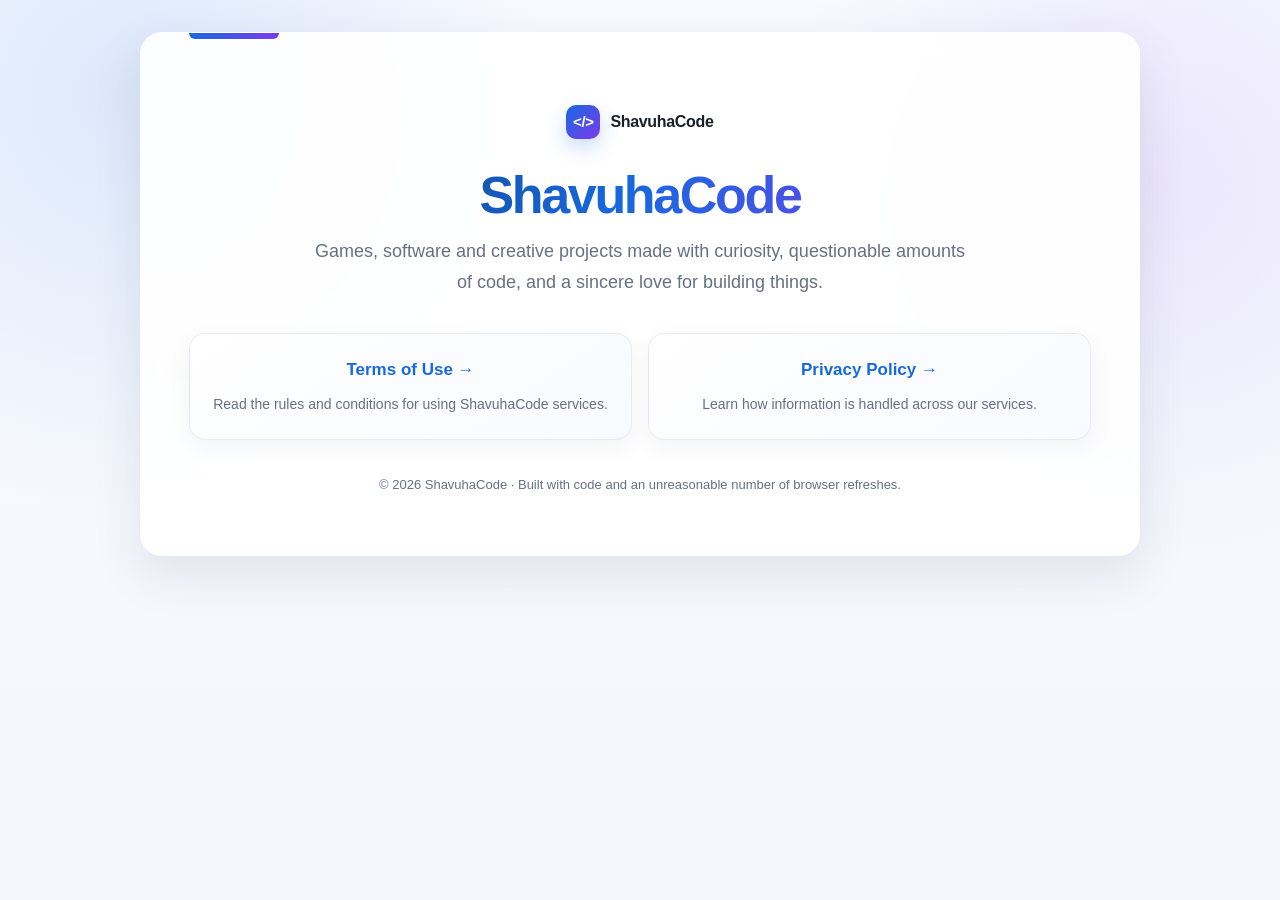
<file: index.html>
<!DOCTYPE html>
<html lang="en">

<head>
    <meta charset="UTF-8" />
    <meta name="viewport" content="width=device-width, initial-scale=1.0" />
    <meta name="description" content="ShavuhaCode - games, software and projects." />
    <title>ShavuhaCode</title>
    <link rel="stylesheet" href="style.css?v=2">
    <link rel="icon" type="image/png" href="favicon.png">
</head>

<body>
    <div class="container">
        <main class="home-hero">
            <a class="brand" href="./" aria-label="ShavuhaCode home">
                <span class="brand-mark">&lt;/&gt;</span>
                <span>ShavuhaCode</span>
            </a>

            <h1>ShavuhaCode</h1>
            <p class="subtitle">
                Games, software and creative projects made with curiosity,
                questionable amounts of code, and a sincere love for building things.
            </p>

            <div class="quick-links">
                <div class="link-card">
                    <a class="link-card-main" href="terms-of-use">
                        <strong>Terms of Use →</strong>
                        <span>Read the rules and conditions for using ShavuhaCode services.</span>
                    </a>
                </div>

                <div class="link-card">
                    <a class="link-card-main" href="privacy-policy">
                        <strong>Privacy Policy →</strong>
                        <span>Learn how information is handled across our services.</span>
                    </a>
                </div>
            </div>
            <div class="home-footer">
                © 2026 ShavuhaCode · Built with code and an unreasonable number of browser refreshes.
            </div>
        </main>
    </div>
</body>

</html>
</file>
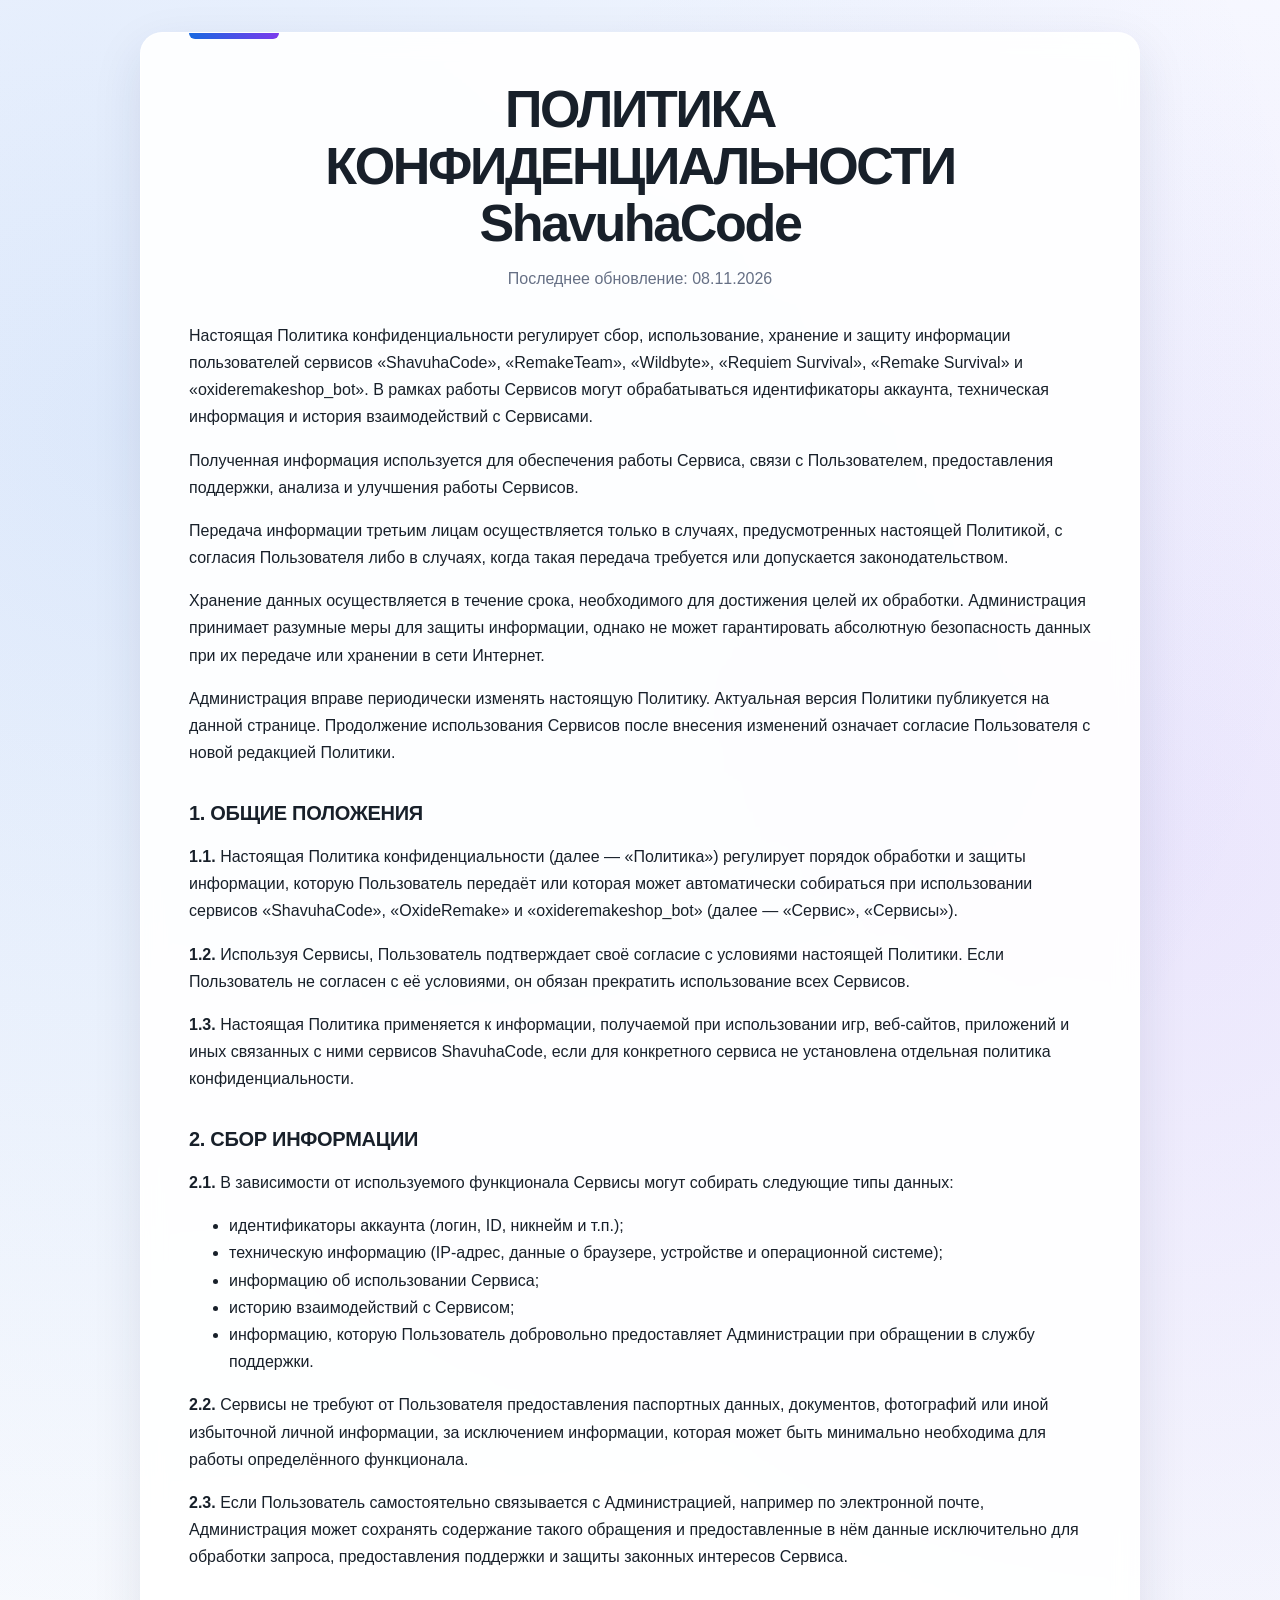
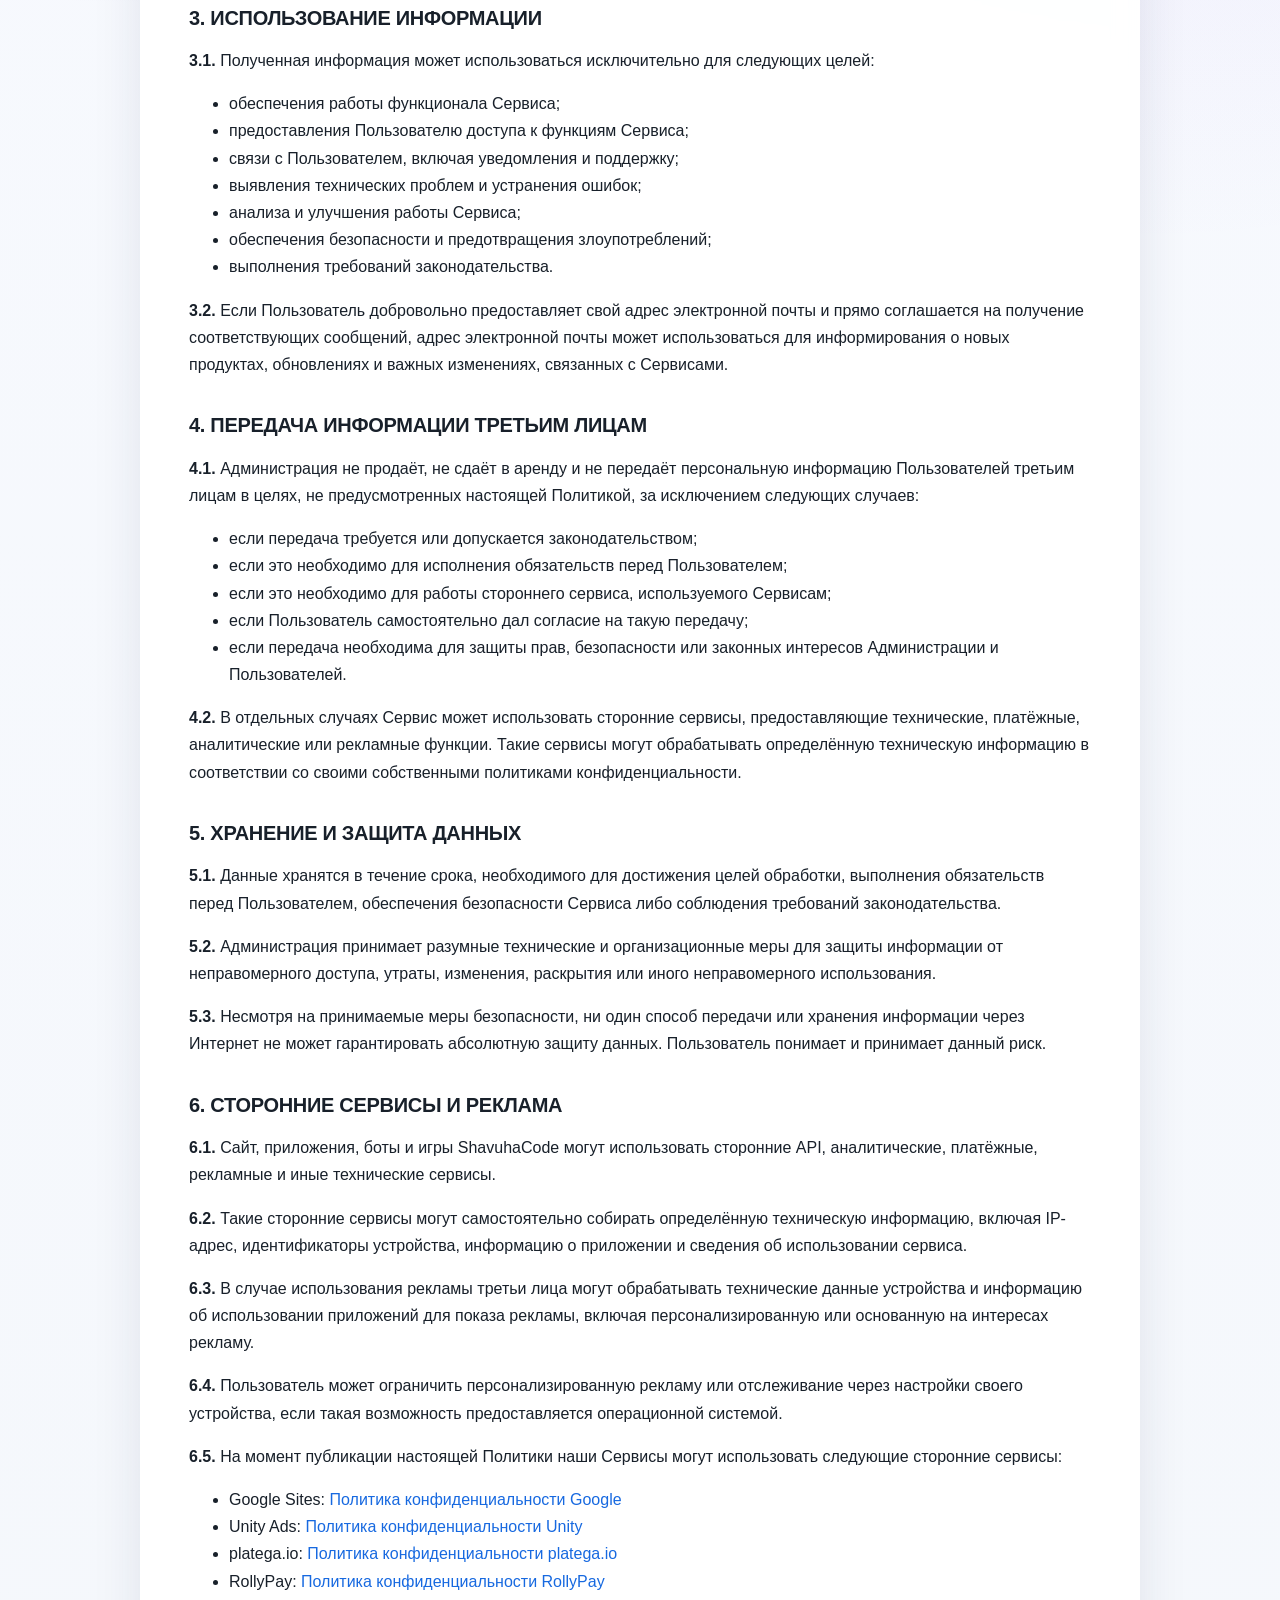
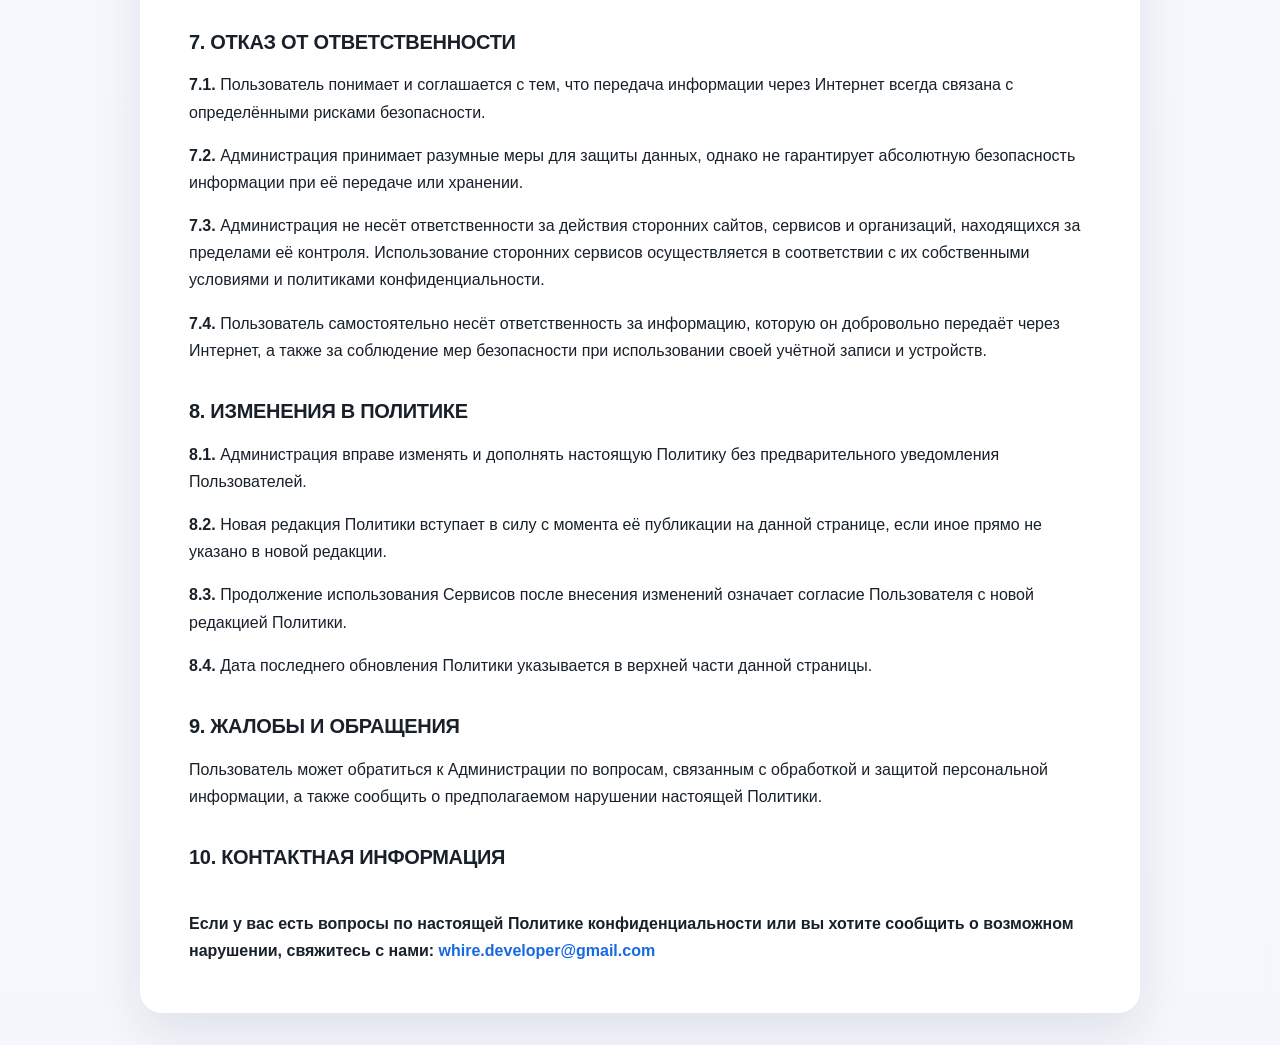
<file: privacy-policy.html>
<!DOCTYPE html>
<html lang="ru">
<head>
    <meta charset="UTF-8" />
    <meta name="viewport" content="width=device-width, initial-scale=1.0" />
    <title>ShavuhaCode - Политика конфиденциальности</title>
    <link rel="stylesheet" href="style.css">
    <link rel="icon" type="image/png" href="favicon.png">
</head>
<body>
<div class="container">

    <!-- <div class="language-switch">
        <a href="privacy-policy-ru">Русский</a> ·
        <a href="privacy-policy">English</a>
    </div> -->

    <h1>ПОЛИТИКА КОНФИДЕНЦИАЛЬНОСТИ ShavuhaCode</h1>

    <div class="date">Последнее обновление: 08.11.2026</div>

    <p>
        Настоящая Политика конфиденциальности регулирует сбор, использование,
        хранение и защиту информации пользователей сервисов «ShavuhaCode», «RemakeTeam», «Wildbyte», «Requiem Survival», «Remake Survival» и «oxideremakeshop_bot».
        В рамках работы Сервисов могут обрабатываться идентификаторы аккаунта,
        техническая информация и история взаимодействий с Сервисами.
    </p>

    <p>
        Полученная информация используется для обеспечения работы Сервиса,
        связи с Пользователем, предоставления поддержки, анализа и улучшения
        работы Сервисов.
    </p>

    <p>
        Передача информации третьим лицам осуществляется только в случаях,
        предусмотренных настоящей Политикой, с согласия Пользователя либо
        в случаях, когда такая передача требуется или допускается
        законодательством.
    </p>

    <p>
        Хранение данных осуществляется в течение срока, необходимого для
        достижения целей их обработки. Администрация принимает разумные меры
        для защиты информации, однако не может гарантировать абсолютную
        безопасность данных при их передаче или хранении в сети Интернет.
    </p>

    <p>
        Администрация вправе периодически изменять настоящую Политику.
        Актуальная версия Политики публикуется на данной странице.
        Продолжение использования Сервисов после внесения изменений означает
        согласие Пользователя с новой редакцией Политики.
    </p>

    <h2>1. ОБЩИЕ ПОЛОЖЕНИЯ</h2>

    <p>
        <strong>1.1.</strong> Настоящая Политика конфиденциальности
        (далее — «Политика») регулирует порядок обработки и защиты
        информации, которую Пользователь передаёт или которая может
        автоматически собираться при использовании сервисов «ShavuhaCode», «OxideRemake» и «oxideremakeshop_bot»
        (далее — «Сервис», «Сервисы»).
    </p>

    <p>
        <strong>1.2.</strong> Используя Сервисы, Пользователь подтверждает
        своё согласие с условиями настоящей Политики. Если Пользователь
        не согласен с её условиями, он обязан прекратить использование
        всех Сервисов.
    </p>

    <p>
        <strong>1.3.</strong> Настоящая Политика применяется к информации,
        получаемой при использовании игр, веб-сайтов, приложений и иных
        связанных с ними сервисов ShavuhaCode, если для конкретного сервиса
        не установлена отдельная политика конфиденциальности.
    </p>

    <h2>2. СБОР ИНФОРМАЦИИ</h2>

    <p>
        <strong>2.1.</strong> В зависимости от используемого функционала
        Сервисы могут собирать следующие типы данных:
    </p>

    <ul>
        <li>идентификаторы аккаунта (логин, ID, никнейм и т.п.);</li>
        <li>техническую информацию (IP-адрес, данные о браузере,
            устройстве и операционной системе);</li>
        <li>информацию об использовании Сервиса;</li>
        <li>историю взаимодействий с Сервисом;</li>
        <li>информацию, которую Пользователь добровольно предоставляет
            Администрации при обращении в службу поддержки.</li>
    </ul>

    <p>
        <strong>2.2.</strong> Сервисы не требуют от Пользователя предоставления
        паспортных данных, документов, фотографий или иной избыточной личной
        информации, за исключением информации, которая может быть минимально
        необходима для работы определённого функционала.
    </p>

    <p>
        <strong>2.3.</strong> Если Пользователь самостоятельно связывается
        с Администрацией, например по электронной почте, Администрация может
        сохранять содержание такого обращения и предоставленные в нём данные
        исключительно для обработки запроса, предоставления поддержки и
        защиты законных интересов Сервиса.
    </p>

    <h2>3. ИСПОЛЬЗОВАНИЕ ИНФОРМАЦИИ</h2>

    <p>
        <strong>3.1.</strong> Полученная информация может использоваться
        исключительно для следующих целей:
    </p>

    <ul>
        <li>обеспечения работы функционала Сервиса;</li>
        <li>предоставления Пользователю доступа к функциям Сервиса;</li>
        <li>связи с Пользователем, включая уведомления и поддержку;</li>
        <li>выявления технических проблем и устранения ошибок;</li>
        <li>анализа и улучшения работы Сервиса;</li>
        <li>обеспечения безопасности и предотвращения злоупотреблений;</li>
        <li>выполнения требований законодательства.</li>
    </ul>

    <p>
        <strong>3.2.</strong> Если Пользователь добровольно предоставляет
        свой адрес электронной почты и прямо соглашается на получение
        соответствующих сообщений, адрес электронной почты может
        использоваться для информирования о новых продуктах, обновлениях
        и важных изменениях, связанных с Сервисами.
    </p>

    <h2>4. ПЕРЕДАЧА ИНФОРМАЦИИ ТРЕТЬИМ ЛИЦАМ</h2>

    <p>
        <strong>4.1.</strong> Администрация не продаёт, не сдаёт в аренду
        и не передаёт персональную информацию Пользователей третьим лицам
        в целях, не предусмотренных настоящей Политикой, за исключением
        следующих случаев:
    </p>

    <ul>
        <li>если передача требуется или допускается законодательством;</li>
        <li>если это необходимо для исполнения обязательств перед Пользователем;</li>
        <li>если это необходимо для работы стороннего сервиса,
            используемого Сервисам;</li>
        <li>если Пользователь самостоятельно дал согласие на такую передачу;</li>
        <li>если передача необходима для защиты прав, безопасности
            или законных интересов Администрации и Пользователей.</li>
    </ul>

    <p>
        <strong>4.2.</strong> В отдельных случаях Сервис может использовать
        сторонние сервисы, предоставляющие технические, платёжные,
        аналитические или рекламные функции. Такие сервисы могут
        обрабатывать определённую техническую информацию в соответствии
        со своими собственными политиками конфиденциальности.
    </p>

    <h2>5. ХРАНЕНИЕ И ЗАЩИТА ДАННЫХ</h2>

    <p>
        <strong>5.1.</strong> Данные хранятся в течение срока, необходимого
        для достижения целей обработки, выполнения обязательств перед
        Пользователем, обеспечения безопасности Сервиса либо соблюдения
        требований законодательства.
    </p>

    <p>
        <strong>5.2.</strong> Администрация принимает разумные технические
        и организационные меры для защиты информации от неправомерного
        доступа, утраты, изменения, раскрытия или иного неправомерного
        использования.
    </p>

    <p>
        <strong>5.3.</strong> Несмотря на принимаемые меры безопасности,
        ни один способ передачи или хранения информации через Интернет
        не может гарантировать абсолютную защиту данных. Пользователь
        понимает и принимает данный риск.
    </p>

    <!-- <h2>6. ДЕТИ И НЕСОВЕРШЕННОЛЕТНИЕ ПОЛЬЗОВАТЕЛИ</h2>

    <p>
        <strong>6.1.</strong> Сервисы ShavuhaCode не предназначены для
        детей младше 13 лет. Администрация сознательно не запрашивает
        и не собирает персональную информацию у лиц младше 13 лет.
    </p>

    <p>
        <strong>6.2.</strong> Если Администрации станет известно, что
        персональная информация была предоставлена лицом младше 13 лет,
        Администрация предпримет разумные меры для удаления такой
        информации, если это технически и юридически возможно.
    </p>

    <p>
        <strong>6.3.</strong> Пользователям в возрасте от 13 до 17 лет
        рекомендуется использовать Сервис с ведома и согласия своего
        родителя или законного представителя.
    </p>

    <p>
        <strong>6.4.</strong> Если вы считаете, что ребёнок младше 13 лет
        мог предоставить Администрации персональную информацию, пожалуйста,
        свяжитесь с нами по контактным данным, указанным ниже.
    </p> -->

    <h2>6. СТОРОННИЕ СЕРВИСЫ И РЕКЛАМА</h2>

    <p>
        <strong>6.1.</strong> Сайт, приложения, боты и игры ShavuhaCode могут
        использовать сторонние API, аналитические, платёжные, рекламные
        и иные технические сервисы.
    </p>

    <p>
        <strong>6.2.</strong> Такие сторонние сервисы могут самостоятельно
        собирать определённую техническую информацию, включая IP-адрес,
        идентификаторы устройства, информацию о приложении и сведения
        об использовании сервиса.
    </p>

    <p>
        <strong>6.3.</strong> В случае использования рекламы третьи лица
        могут обрабатывать технические данные устройства и информацию
        об использовании приложений для показа рекламы, включая
        персонализированную или основанную на интересах рекламу.
    </p>

    <p>
        <strong>6.4.</strong> Пользователь может ограничить персонализированную
        рекламу или отслеживание через настройки своего устройства, если
        такая возможность предоставляется операционной системой.
    </p>

    <p>
        <strong>6.5.</strong> На момент публикации настоящей Политики
        наши Сервисы могут использовать следующие сторонние сервисы:
    </p>

    <ul>
        <li>
            Google Sites:
            <a href="https://policies.google.com/privacy/" target="_blank" rel="noopener noreferrer">
                Политика конфиденциальности Google
            </a>
        </li>
        <li>
            Unity Ads:
            <a href="https://unity3d.com/legal/privacy-policy/" target="_blank" rel="noopener noreferrer">
                Политика конфиденциальности Unity
            </a>
        </li>
        <li>
            platega.io:
            <a href="https://platega.io/privacy-policy/" target="_blank" rel="noopener noreferrer">
                Политика конфиденциальности platega.io
            </a>
        </li>
        <li>
            RollyPay:
            <a href="https://rollypay.io/privacy/" target="_blank" rel="noopener noreferrer">
                Политика конфиденциальности RollyPay
            </a>
        </li>
    </ul>

    <h2>7. ОТКАЗ ОТ ОТВЕТСТВЕННОСТИ</h2>

    <p>
        <strong>7.1.</strong> Пользователь понимает и соглашается с тем,
        что передача информации через Интернет всегда связана с определёнными
        рисками безопасности.
    </p>

    <p>
        <strong>7.2.</strong> Администрация принимает разумные меры для
        защиты данных, однако не гарантирует абсолютную безопасность
        информации при её передаче или хранении.
    </p>

    <p>
        <strong>7.3.</strong> Администрация не несёт ответственности
        за действия сторонних сайтов, сервисов и организаций, находящихся
        за пределами её контроля. Использование сторонних сервисов
        осуществляется в соответствии с их собственными условиями
        и политиками конфиденциальности.
    </p>

    <p>
        <strong>7.4.</strong> Пользователь самостоятельно несёт
        ответственность за информацию, которую он добровольно передаёт
        через Интернет, а также за соблюдение мер безопасности при
        использовании своей учётной записи и устройств.
    </p>

    <h2>8. ИЗМЕНЕНИЯ В ПОЛИТИКЕ</h2>

    <p>
        <strong>8.1.</strong> Администрация вправе изменять и дополнять
        настоящую Политику без предварительного уведомления Пользователей.
    </p>

    <p>
        <strong>8.2.</strong> Новая редакция Политики вступает в силу
        с момента её публикации на данной странице, если иное прямо
        не указано в новой редакции.
    </p>

    <p>
        <strong>8.3.</strong> Продолжение использования Сервисов после
        внесения изменений означает согласие Пользователя с новой
        редакцией Политики.
    </p>

    <p>
        <strong>8.4.</strong> Дата последнего обновления Политики
        указывается в верхней части данной страницы.
    </p>

    <h2>9. ЖАЛОБЫ И ОБРАЩЕНИЯ</h2>

    <p>
        Пользователь может обратиться к Администрации по вопросам,
        связанным с обработкой и защитой персональной информации,
        а также сообщить о предполагаемом нарушении настоящей Политики.
    </p>

    <h2>10. КОНТАКТНАЯ ИНФОРМАЦИЯ</h2>

    <div class="contact">
        Если у вас есть вопросы по настоящей Политике конфиденциальности
        или вы хотите сообщить о возможном нарушении, свяжитесь с нами:
        <a href="mailto:whire.developer@gmail.com">
            whire.developer@gmail.com
        </a>
    </div>

</div>
</body>
</html>
</file>
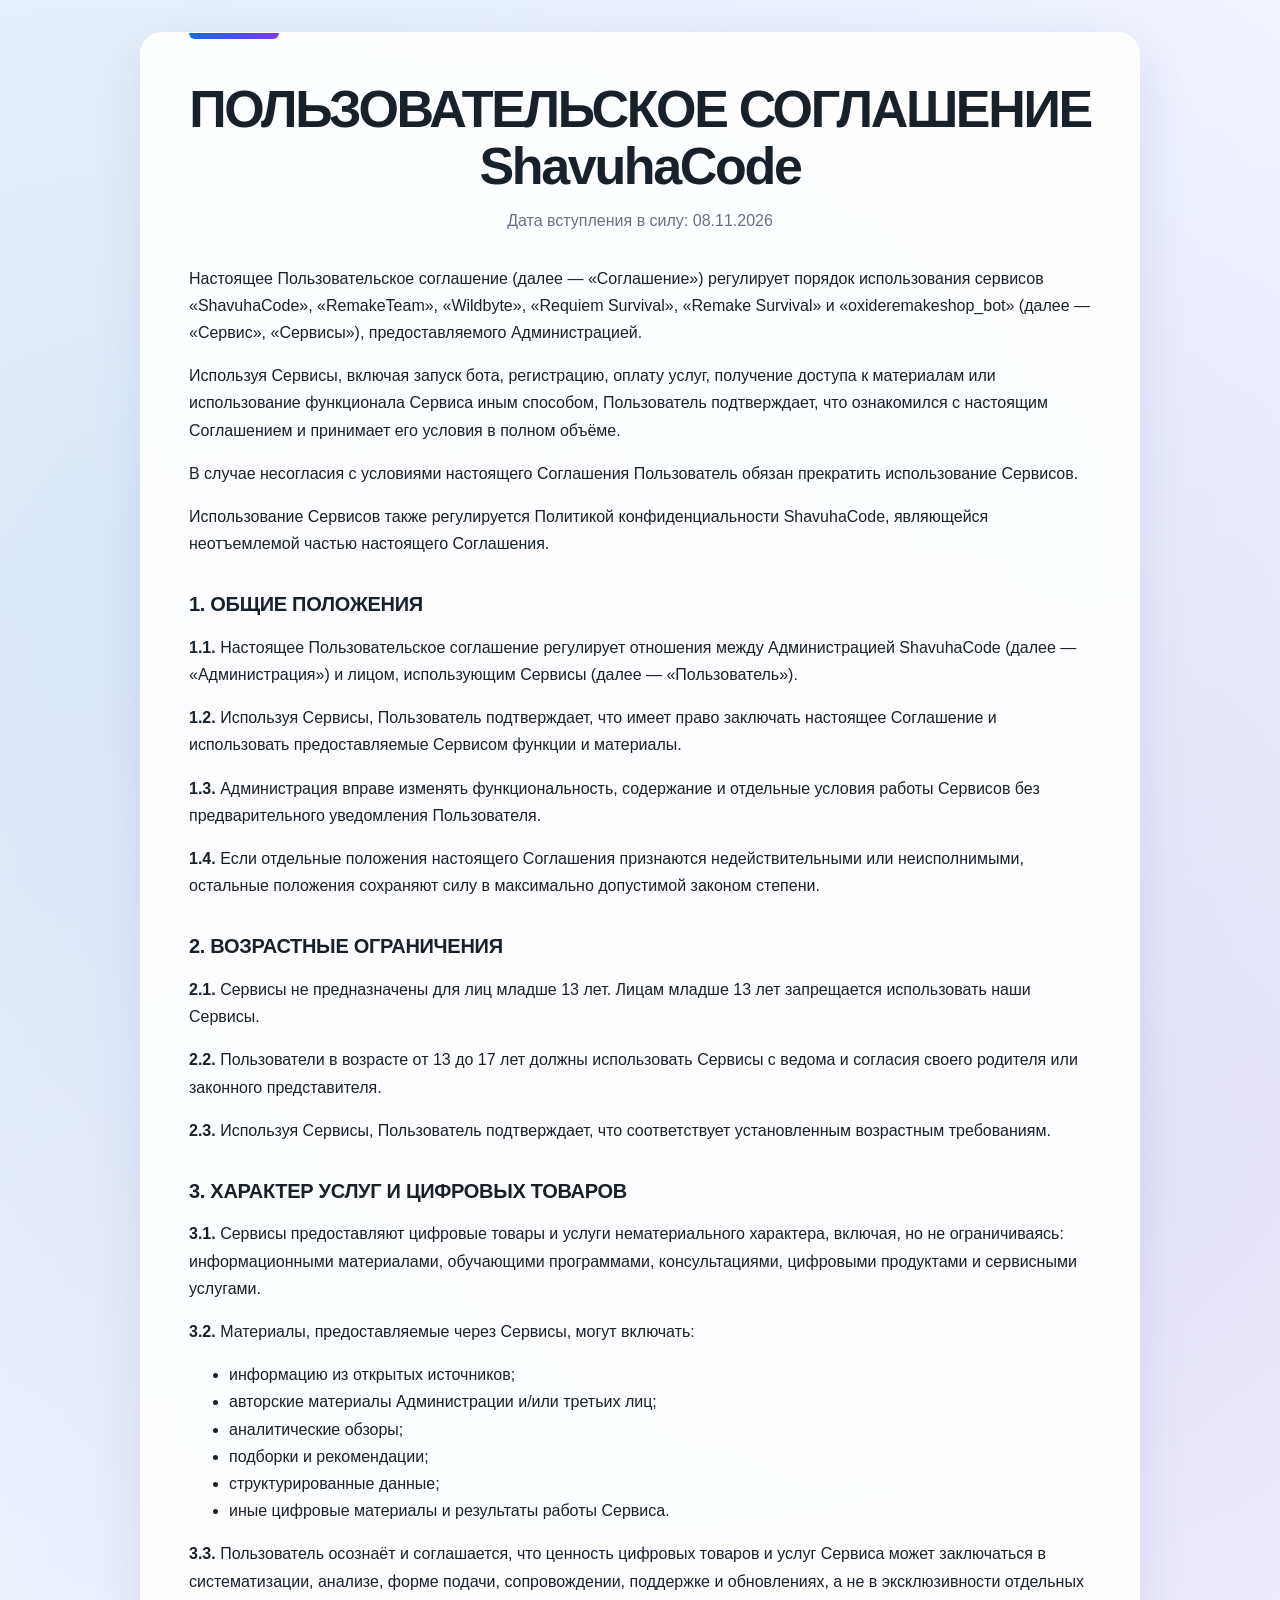
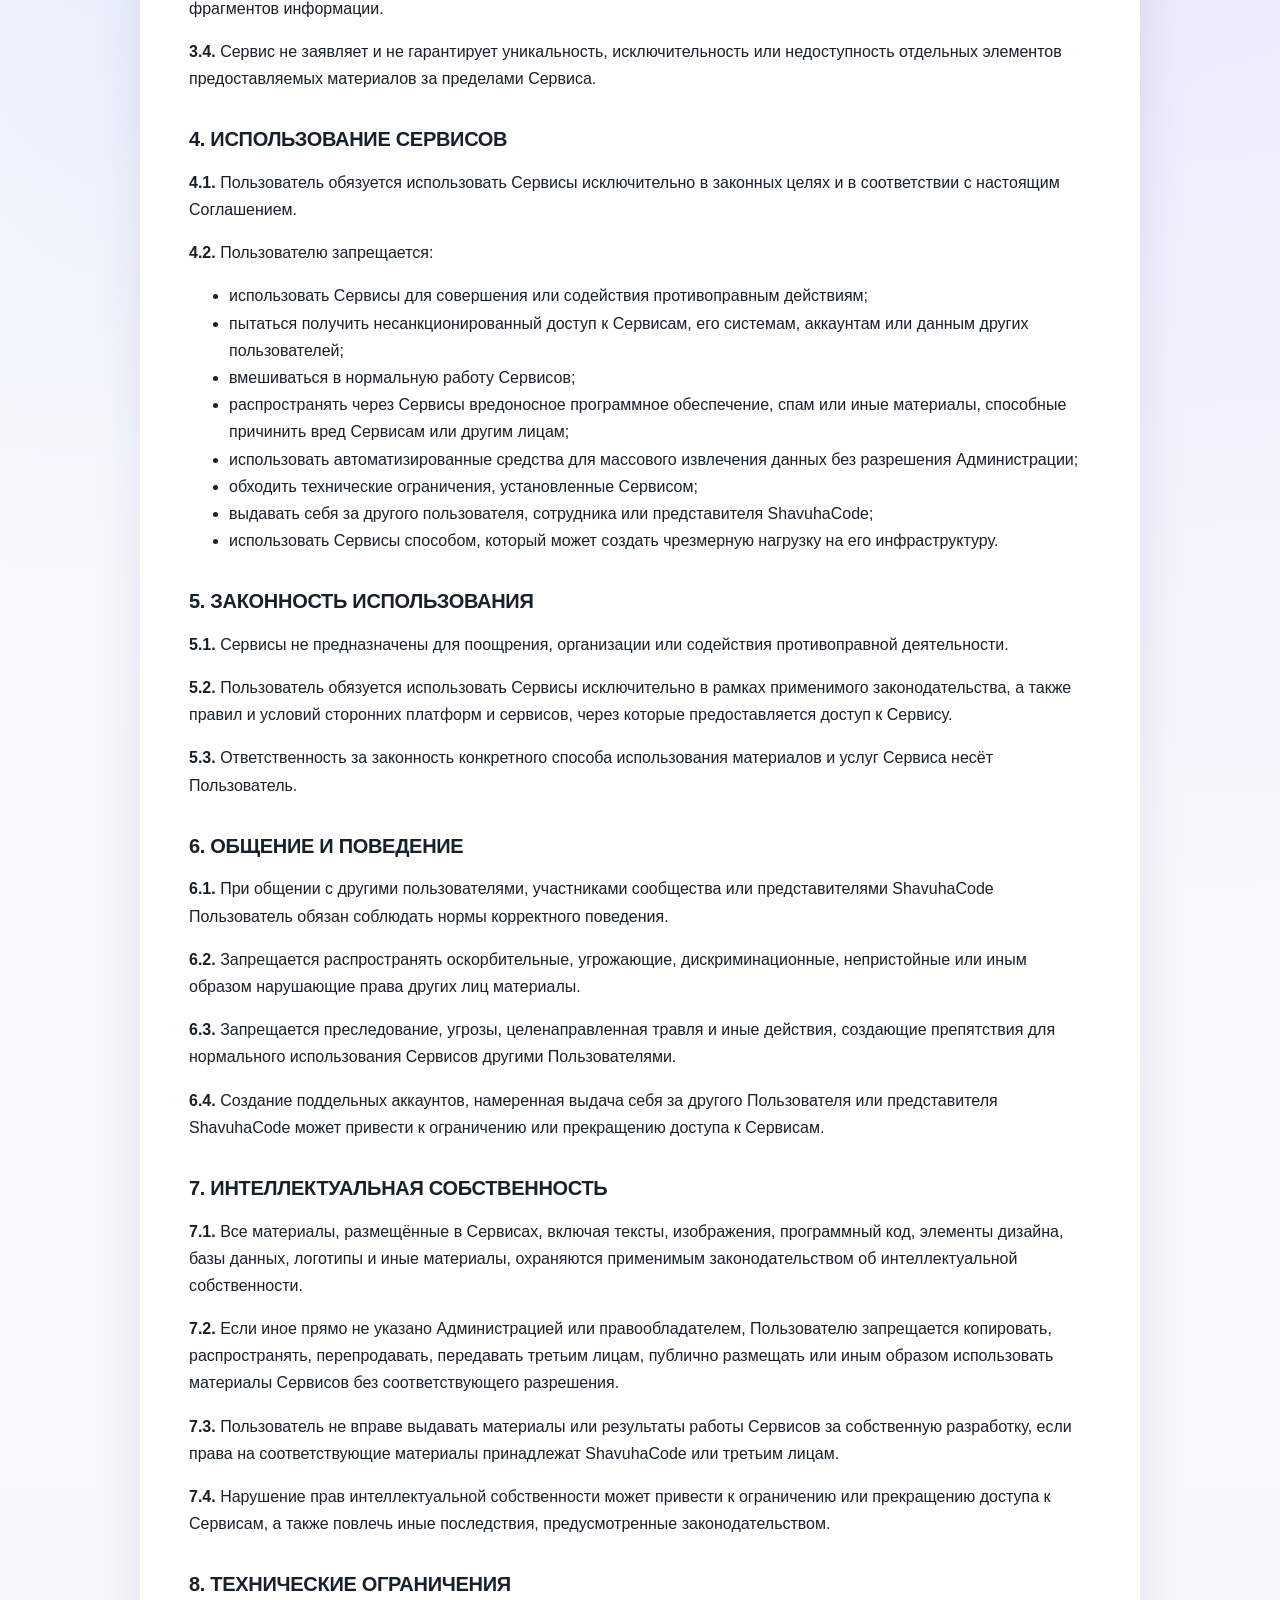
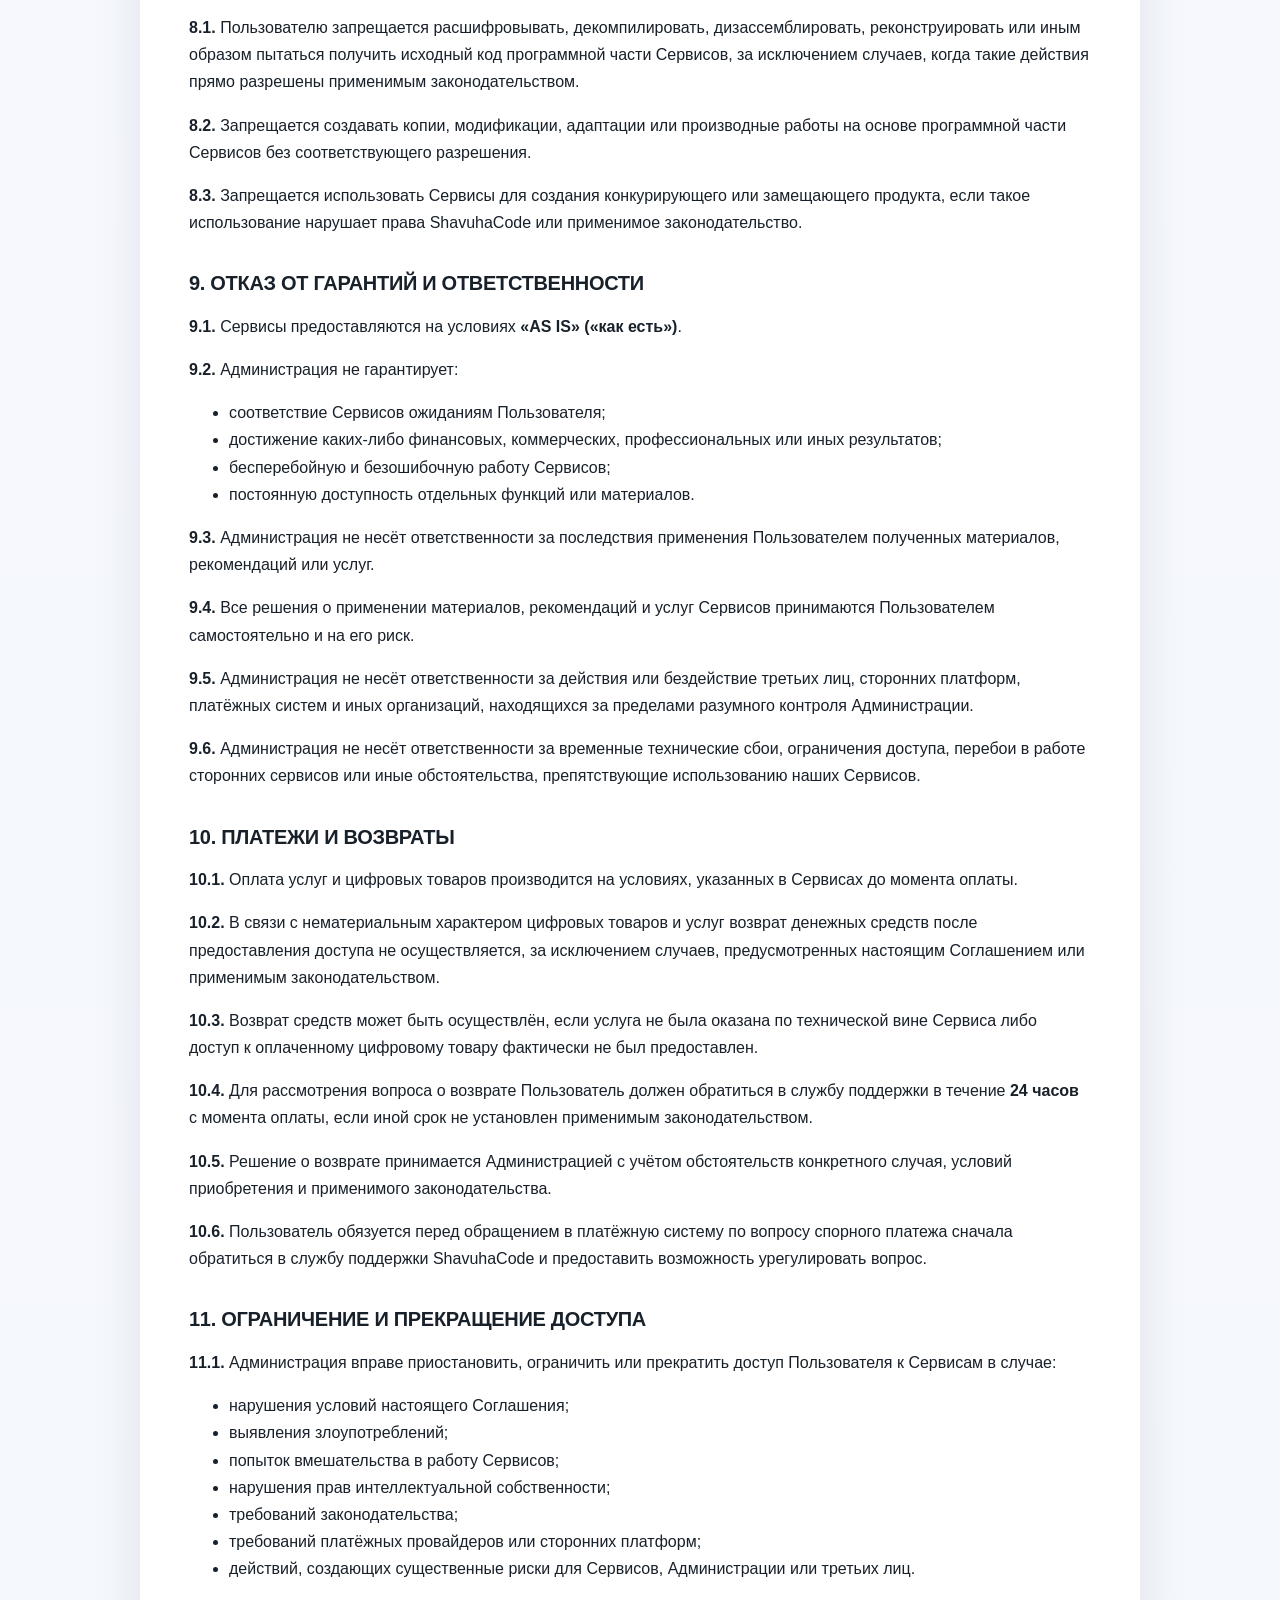
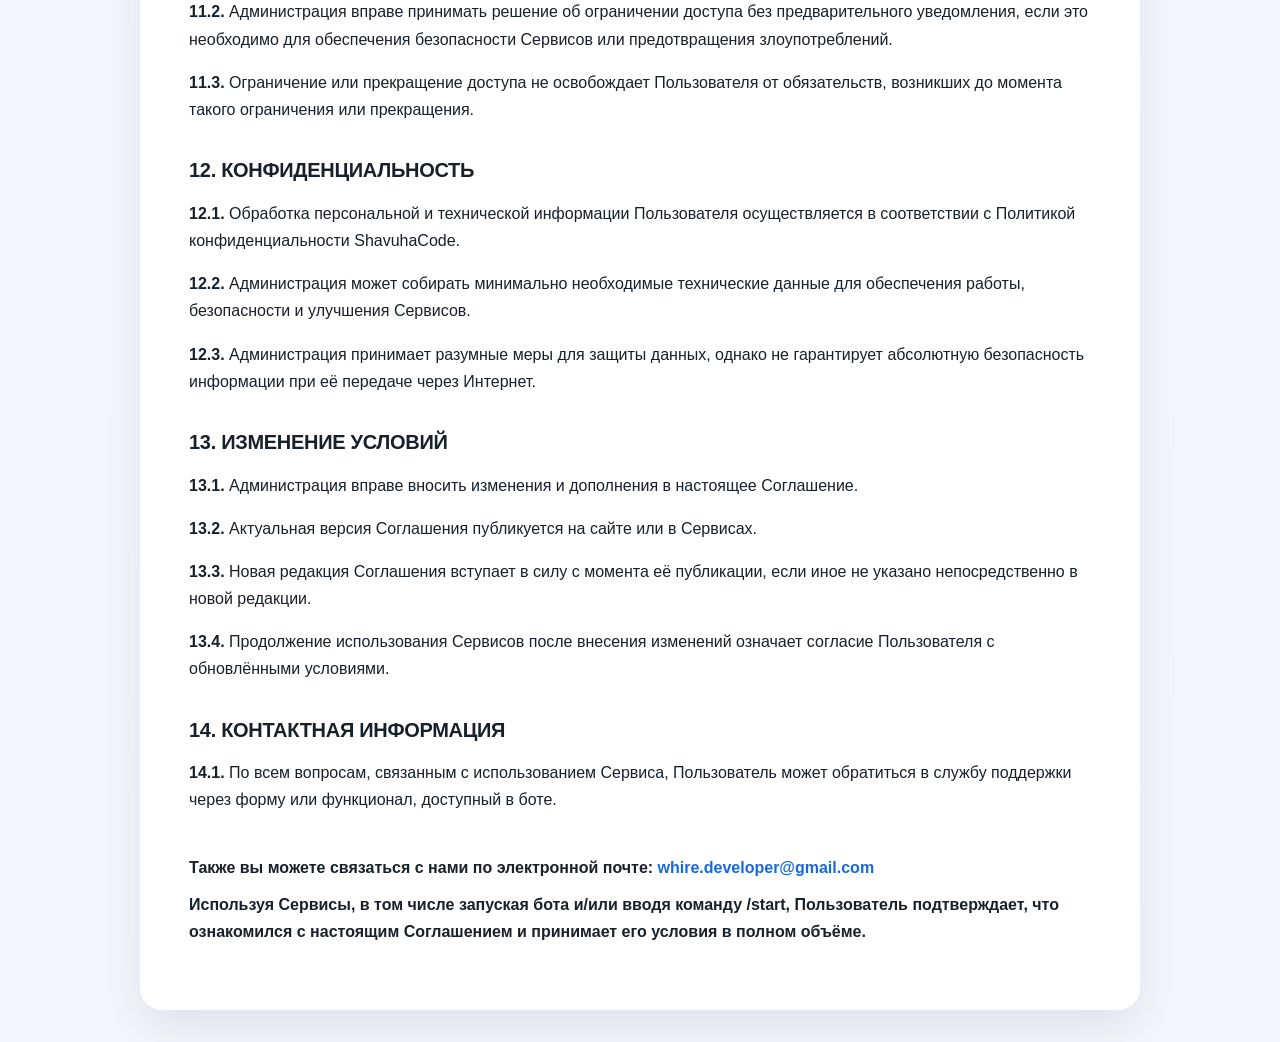
<file: terms-of-use.html>
<!DOCTYPE html>
<html lang="ru">
<head>
    <meta charset="UTF-8" />
    <meta name="viewport" content="width=device-width, initial-scale=1.0" />
    <title>ShavuhaCode - Пользовательское соглашение</title>
    <link rel="stylesheet" href="style.css">
    <link rel="icon" type="image/png" href="favicon.png">
</head>
<body>
<div class="container">

    <!-- <div class="language-switch"><a href="terms-of-use-ru">Русский</a> · <a href="terms-of-use">English</a></div> -->

    <h1>ПОЛЬЗОВАТЕЛЬСКОЕ СОГЛАШЕНИЕ ShavuhaCode</h1>

    <div class="date">Дата вступления в силу: 08.11.2026</div>

    <p>
        Настоящее Пользовательское соглашение (далее — «Соглашение»)
        регулирует порядок использования сервисов «ShavuhaCode», «RemakeTeam», «Wildbyte», «Requiem Survival», «Remake Survival» и «oxideremakeshop_bot»
        (далее — «Сервис», «Сервисы»), предоставляемого Администрацией.
    </p>

    <p>
        Используя Сервисы, включая запуск бота, регистрацию, оплату услуг,
        получение доступа к материалам или использование функционала
        Сервиса иным способом, Пользователь подтверждает, что ознакомился
        с настоящим Соглашением и принимает его условия в полном объёме.
    </p>

    <p>
        В случае несогласия с условиями настоящего Соглашения Пользователь
        обязан прекратить использование Сервисов.
    </p>

    <p>
        Использование Сервисов также регулируется Политикой конфиденциальности
        ShavuhaCode, являющейся неотъемлемой частью настоящего Соглашения.
    </p>

    <h2>1. ОБЩИЕ ПОЛОЖЕНИЯ</h2>

    <p>
        <strong>1.1.</strong> Настоящее Пользовательское соглашение
        регулирует отношения между Администрацией ShavuhaCode
        (далее — «Администрация») и лицом, использующим Сервисы
        (далее — «Пользователь»).
    </p>

    <p>
        <strong>1.2.</strong> Используя Сервисы, Пользователь подтверждает,
        что имеет право заключать настоящее Соглашение и использовать
        предоставляемые Сервисом функции и материалы.
    </p>

    <p>
        <strong>1.3.</strong> Администрация вправе изменять функциональность,
        содержание и отдельные условия работы Сервисов без предварительного
        уведомления Пользователя.
    </p>

    <p>
        <strong>1.4.</strong> Если отдельные положения настоящего Соглашения
        признаются недействительными или неисполнимыми, остальные положения
        сохраняют силу в максимально допустимой законом степени.
    </p>

    <h2>2. ВОЗРАСТНЫЕ ОГРАНИЧЕНИЯ</h2>

    <p>
        <strong>2.1.</strong> Сервисы не предназначены для лиц младше 13 лет.
        Лицам младше 13 лет запрещается использовать наши Сервисы.
    </p>

    <p>
        <strong>2.2.</strong> Пользователи в возрасте от 13 до 17 лет
        должны использовать Сервисы с ведома и согласия своего родителя
        или законного представителя.
    </p>

    <p>
        <strong>2.3.</strong> Используя Сервисы, Пользователь подтверждает,
        что соответствует установленным возрастным требованиям.
    </p>

    <h2>3. ХАРАКТЕР УСЛУГ И ЦИФРОВЫХ ТОВАРОВ</h2>

    <p>
        <strong>3.1.</strong> Сервисы предоставляют цифровые товары и услуги
        нематериального характера, включая, но не ограничиваясь:
        информационными материалами, обучающими программами,
        консультациями, цифровыми продуктами и сервисными услугами.
    </p>

    <p>
        <strong>3.2.</strong> Материалы, предоставляемые через Сервисы,
        могут включать:
    </p>

    <ul>
        <li>информацию из открытых источников;</li>
        <li>авторские материалы Администрации и/или третьих лиц;</li>
        <li>аналитические обзоры;</li>
        <li>подборки и рекомендации;</li>
        <li>структурированные данные;</li>
        <li>иные цифровые материалы и результаты работы Сервиса.</li>
    </ul>

    <p>
        <strong>3.3.</strong> Пользователь осознаёт и соглашается, что
        ценность цифровых товаров и услуг Сервиса может заключаться
        в систематизации, анализе, форме подачи, сопровождении,
        поддержке и обновлениях, а не в эксклюзивности отдельных
        фрагментов информации.
    </p>

    <p>
        <strong>3.4.</strong> Сервис не заявляет и не гарантирует
        уникальность, исключительность или недоступность отдельных
        элементов предоставляемых материалов за пределами Сервиса.
    </p>

    <h2>4. ИСПОЛЬЗОВАНИЕ СЕРВИСОВ</h2>

    <p>
        <strong>4.1.</strong> Пользователь обязуется использовать Сервисы
        исключительно в законных целях и в соответствии с настоящим
        Соглашением.
    </p>

    <p>
        <strong>4.2.</strong> Пользователю запрещается:
    </p>

    <ul>
        <li>использовать Сервисы для совершения или содействия противоправным действиям;</li>
        <li>пытаться получить несанкционированный доступ к Сервисам,
            его системам, аккаунтам или данным других пользователей;</li>
        <li>вмешиваться в нормальную работу Сервисов;</li>
        <li>распространять через Сервисы вредоносное программное обеспечение,
            спам или иные материалы, способные причинить вред Сервисам
            или другим лицам;</li>
        <li>использовать автоматизированные средства для массового
            извлечения данных без разрешения Администрации;</li>
        <li>обходить технические ограничения, установленные Сервисом;</li>
        <li>выдавать себя за другого пользователя, сотрудника
            или представителя ShavuhaCode;</li>
        <li>использовать Сервисы способом, который может создать
            чрезмерную нагрузку на его инфраструктуру.</li>
    </ul>

    <h2>5. ЗАКОННОСТЬ ИСПОЛЬЗОВАНИЯ</h2>

    <p>
        <strong>5.1.</strong> Сервисы не предназначены для поощрения,
        организации или содействия противоправной деятельности.
    </p>

    <p>
        <strong>5.2.</strong> Пользователь обязуется использовать Сервисы
        исключительно в рамках применимого законодательства, а также
        правил и условий сторонних платформ и сервисов, через которые
        предоставляется доступ к Сервису.
    </p>

    <p>
        <strong>5.3.</strong> Ответственность за законность конкретного
        способа использования материалов и услуг Сервиса несёт
        Пользователь.
    </p>

    <h2>6. ОБЩЕНИЕ И ПОВЕДЕНИЕ</h2>

    <p>
        <strong>6.1.</strong> При общении с другими пользователями,
        участниками сообщества или представителями ShavuhaCode
        Пользователь обязан соблюдать нормы корректного поведения.
    </p>

    <p>
        <strong>6.2.</strong> Запрещается распространять оскорбительные,
        угрожающие, дискриминационные, непристойные или иным образом
        нарушающие права других лиц материалы.
    </p>

    <p>
        <strong>6.3.</strong> Запрещается преследование, угрозы,
        целенаправленная травля и иные действия, создающие препятствия
        для нормального использования Сервисов другими Пользователями.
    </p>

    <p>
        <strong>6.4.</strong> Создание поддельных аккаунтов, намеренная
        выдача себя за другого Пользователя или представителя ShavuhaCode
        может привести к ограничению или прекращению доступа к Сервисам.
    </p>

    <h2>7. ИНТЕЛЛЕКТУАЛЬНАЯ СОБСТВЕННОСТЬ</h2>

    <p>
        <strong>7.1.</strong> Все материалы, размещённые в Сервисах,
        включая тексты, изображения, программный код, элементы дизайна,
        базы данных, логотипы и иные материалы, охраняются применимым
        законодательством об интеллектуальной собственности.
    </p>

    <p>
        <strong>7.2.</strong> Если иное прямо не указано Администрацией
        или правообладателем, Пользователю запрещается копировать,
        распространять, перепродавать, передавать третьим лицам,
        публично размещать или иным образом использовать материалы
        Сервисов без соответствующего разрешения.
    </p>

    <p>
        <strong>7.3.</strong> Пользователь не вправе выдавать материалы
        или результаты работы Сервисов за собственную разработку,
        если права на соответствующие материалы принадлежат
        ShavuhaCode или третьим лицам.
    </p>

    <p>
        <strong>7.4.</strong> Нарушение прав интеллектуальной собственности
        может привести к ограничению или прекращению доступа к Сервисам,
        а также повлечь иные последствия, предусмотренные законодательством.
    </p>

    <h2>8. ТЕХНИЧЕСКИЕ ОГРАНИЧЕНИЯ</h2>

    <p>
        <strong>8.1.</strong> Пользователю запрещается расшифровывать,
        декомпилировать, дизассемблировать, реконструировать или иным
        образом пытаться получить исходный код программной части Сервисов,
        за исключением случаев, когда такие действия прямо разрешены
        применимым законодательством.
    </p>

    <p>
        <strong>8.2.</strong> Запрещается создавать копии, модификации,
        адаптации или производные работы на основе программной части
        Сервисов без соответствующего разрешения.
    </p>

    <p>
        <strong>8.3.</strong> Запрещается использовать Сервисы для создания
        конкурирующего или замещающего продукта, если такое использование
        нарушает права ShavuhaCode или применимое законодательство.
    </p>

    <h2>9. ОТКАЗ ОТ ГАРАНТИЙ И ОТВЕТСТВЕННОСТИ</h2>

    <p>
        <strong>9.1.</strong> Сервисы предоставляются на условиях
        <strong>«AS IS» («как есть»)</strong>.
    </p>

    <p>
        <strong>9.2.</strong> Администрация не гарантирует:
    </p>

    <ul>
        <li>соответствие Сервисов ожиданиям Пользователя;</li>
        <li>достижение каких-либо финансовых, коммерческих,
            профессиональных или иных результатов;</li>
        <li>бесперебойную и безошибочную работу Сервисов;</li>
        <li>постоянную доступность отдельных функций или материалов.</li>
    </ul>

    <p>
        <strong>9.3.</strong> Администрация не несёт ответственности
        за последствия применения Пользователем полученных материалов,
        рекомендаций или услуг.
    </p>

    <p>
        <strong>9.4.</strong> Все решения о применении материалов,
        рекомендаций и услуг Сервисов принимаются Пользователем
        самостоятельно и на его риск.
    </p>

    <p>
        <strong>9.5.</strong> Администрация не несёт ответственности
        за действия или бездействие третьих лиц, сторонних платформ,
        платёжных систем и иных организаций, находящихся за пределами
        разумного контроля Администрации.
    </p>

    <p>
        <strong>9.6.</strong> Администрация не несёт ответственности
        за временные технические сбои, ограничения доступа,
        перебои в работе сторонних сервисов или иные обстоятельства,
        препятствующие использованию наших Сервисов.
    </p>

    <h2>10. ПЛАТЕЖИ И ВОЗВРАТЫ</h2>

    <p>
        <strong>10.1.</strong> Оплата услуг и цифровых товаров производится
        на условиях, указанных в Сервисах до момента оплаты.
    </p>

    <p>
        <strong>10.2.</strong> В связи с нематериальным характером
        цифровых товаров и услуг возврат денежных средств после
        предоставления доступа не осуществляется, за исключением
        случаев, предусмотренных настоящим Соглашением или применимым
        законодательством.
    </p>

    <p>
        <strong>10.3.</strong> Возврат средств может быть осуществлён,
        если услуга не была оказана по технической вине Сервиса либо
        доступ к оплаченному цифровому товару фактически не был предоставлен.
    </p>

    <p>
        <strong>10.4.</strong> Для рассмотрения вопроса о возврате
        Пользователь должен обратиться в службу поддержки в течение
        <strong>24 часов</strong> с момента оплаты, если иной срок
        не установлен применимым законодательством.
    </p>

    <p>
        <strong>10.5.</strong> Решение о возврате принимается
        Администрацией с учётом обстоятельств конкретного случая,
        условий приобретения и применимого законодательства.
    </p>

    <p>
        <strong>10.6.</strong> Пользователь обязуется перед обращением
        в платёжную систему по вопросу спорного платежа сначала
        обратиться в службу поддержки ShavuhaCode и предоставить
        возможность урегулировать вопрос.
    </p>

    <h2>11. ОГРАНИЧЕНИЕ И ПРЕКРАЩЕНИЕ ДОСТУПА</h2>

    <p>
        <strong>11.1.</strong> Администрация вправе приостановить,
        ограничить или прекратить доступ Пользователя к Сервисам
        в случае:
    </p>

    <ul>
        <li>нарушения условий настоящего Соглашения;</li>
        <li>выявления злоупотреблений;</li>
        <li>попыток вмешательства в работу Сервисов;</li>
        <li>нарушения прав интеллектуальной собственности;</li>
        <li>требований законодательства;</li>
        <li>требований платёжных провайдеров или сторонних платформ;</li>
        <li>действий, создающих существенные риски для Сервисов,
            Администрации или третьих лиц.</li>
    </ul>

    <p>
        <strong>11.2.</strong> Администрация вправе принимать решение
        об ограничении доступа без предварительного уведомления,
        если это необходимо для обеспечения безопасности Сервисов
        или предотвращения злоупотреблений.
    </p>

    <p>
        <strong>11.3.</strong> Ограничение или прекращение доступа
        не освобождает Пользователя от обязательств, возникших
        до момента такого ограничения или прекращения.
    </p>

    <h2>12. КОНФИДЕНЦИАЛЬНОСТЬ</h2>

    <p>
        <strong>12.1.</strong> Обработка персональной и технической
        информации Пользователя осуществляется в соответствии
        с Политикой конфиденциальности ShavuhaCode.
    </p>

    <p>
        <strong>12.2.</strong> Администрация может собирать минимально
        необходимые технические данные для обеспечения работы,
        безопасности и улучшения Сервисов.
    </p>

    <p>
        <strong>12.3.</strong> Администрация принимает разумные меры
        для защиты данных, однако не гарантирует абсолютную безопасность
        информации при её передаче через Интернет.
    </p>

    <h2>13. ИЗМЕНЕНИЕ УСЛОВИЙ</h2>

    <p>
        <strong>13.1.</strong> Администрация вправе вносить изменения
        и дополнения в настоящее Соглашение.
    </p>

    <p>
        <strong>13.2.</strong> Актуальная версия Соглашения публикуется
        на сайте или в Сервисах.
    </p>

    <p>
        <strong>13.3.</strong> Новая редакция Соглашения вступает
        в силу с момента её публикации, если иное не указано
        непосредственно в новой редакции.
    </p>

    <p>
        <strong>13.4.</strong> Продолжение использования Сервисов после
        внесения изменений означает согласие Пользователя
        с обновлёнными условиями.
    </p>

    <h2>14. КОНТАКТНАЯ ИНФОРМАЦИЯ</h2>

    <p>
        <strong>14.1.</strong> По всем вопросам, связанным с использованием
        Сервиса, Пользователь может обратиться в службу поддержки через
        форму или функционал, доступный в боте.
    </p>

    <div class="contact">
        Также вы можете связаться с нами по электронной почте:
        <a href="mailto:whire.developer@gmail.com">
            whire.developer@gmail.com
        </a>
    </div>

    <p>
        <strong>
            Используя Сервисы, в том числе запуская бота и/или вводя команду
            /start, Пользователь подтверждает, что ознакомился с настоящим
            Соглашением и принимает его условия в полном объёме.
        </strong>
    </p>

</div>
</body>
</html>
</file>
<file: style.css>
/* ShavuhaCode shared site style */
:root {
    --bg: #f4f7fb;
    --surface: rgba(255, 255, 255, 0.92);
    --text: #18202a;
    --muted: #667085;
    --primary: #1769e0;
    --primary-dark: #0d4fb3;
    --accent: #7c3aed;
    --border: rgba(24, 32, 42, 0.08);
    --shadow: 0 18px 50px rgba(29, 43, 76, 0.10);
}

* { box-sizing: border-box; }

html { scroll-behavior: smooth; }

body {
    margin: 0;
    min-height: 100vh;
    padding: 32px 20px;
    background:
        radial-gradient(circle at 10% 10%, rgba(23, 105, 224, 0.12), transparent 30%),
        radial-gradient(circle at 90% 20%, rgba(124, 58, 237, 0.10), transparent 28%),
        linear-gradient(180deg, #f8faff 0%, var(--bg) 100%);
    font-family: Inter, ui-sans-serif, -apple-system, BlinkMacSystemFont, "Segoe UI", Arial, sans-serif;
    color: var(--text);
    line-height: 1.7;
}

.container {
    position: relative;
    max-width: 1000px;
    margin: 0 auto;
    background: var(--surface);
    padding: 48px;
    border: 1px solid rgba(255,255,255,0.8);
    border-radius: 22px;
    box-shadow: var(--shadow);
    backdrop-filter: blur(12px);
}

.container::before {
    content: "";
    position: absolute;
    width: 90px;
    height: 6px;
    top: 0;
    left: 48px;
    border-radius: 0 0 8px 8px;
    background: linear-gradient(90deg, var(--primary), var(--accent));
}

.brand {
    display: inline-flex;
    align-items: center;
    gap: 10px;
    color: var(--text);
    text-decoration: none;
    font-weight: 800;
    letter-spacing: -0.02em;
}

.brand-mark {
    width: 34px;
    height: 34px;
    display: grid;
    place-items: center;
    border-radius: 10px;
    color: white;
    background: linear-gradient(135deg, var(--primary), var(--accent));
    box-shadow: 0 8px 20px rgba(23, 105, 224, 0.24);
    font-size: 15px;
}

h1 {
    margin: 0 0 12px;
    text-align: center;
    font-size: clamp(32px, 6vw, 52px);
    line-height: 1.1;
    letter-spacing: -0.045em;
}

h2 {
    margin-top: 34px;
    font-size: 20px;
    line-height: 1.3;
    letter-spacing: -0.015em;
}

p { margin-top: 10px; }

.date {
    text-align: center;
    color: var(--muted);
    margin-bottom: 30px;
}

a {
    color: var(--primary);
    text-decoration: none;
    transition: color .2s ease, transform .2s ease;
}

a:hover {
    color: var(--primary-dark);
    text-decoration: underline;
}

.contact {
    margin-top: 40px;
    font-weight: 700;
}

.home-hero {
    text-align: center;
    padding: 24px 0 10px;
}

.home-hero .brand {
    margin-bottom: 28px;
}

.home-hero h1 {
    background: linear-gradient(110deg, #123d78 10%, var(--primary) 48%, var(--accent) 90%);
    -webkit-background-clip: text;
    background-clip: text;
    color: transparent;
}

.subtitle {
    max-width: 650px;
    margin: 0 auto;
    color: var(--muted);
    font-size: 18px;
}

.quick-links {
    display: grid;
    grid-template-columns: repeat(2, minmax(0, 1fr));
    gap: 16px;
    margin: 36px 0 8px;
}

.link-card {
    display: block;
    padding: 22px;
    border: 1px solid var(--border);
    border-radius: 16px;
    background: linear-gradient(145deg, #fff, #f8faff);
    color: var(--text);
    box-shadow: 0 8px 24px rgba(29, 43, 76, 0.05);
    transition: transform .2s ease, box-shadow .2s ease, border-color .2s ease;
}

.link-card:hover {
    transform: translateY(-3px);
    border-color: rgba(23, 105, 224, 0.22);
    box-shadow: 0 14px 30px rgba(29, 43, 76, 0.10);
}

.link-card-main {
    display: block;
    color: var(--text);
    text-decoration: none;
}

.link-card-main:hover {
    color: var(--text);
    text-decoration: none;
}

.link-card strong {
    display: block;
    margin-bottom: 5px;
    color: var(--primary);
    font-size: 17px;
}

.link-card span {
    color: var(--muted);
    font-size: 14px;
}

.home-footer {
    margin-top: 34px;
    text-align: center;
    color: var(--muted);
    font-size: 13px;
}

.error-page {
    min-height: calc(100vh - 64px);
    display: grid;
    place-items: center;
}

.error-card {
    width: min(760px, 100%);
    text-align: center;
}

.error-code {
    margin: 8px 0 0;
    font-size: clamp(100px, 23vw, 190px);
    line-height: .82;
    font-weight: 900;
    letter-spacing: -0.09em;
    background: linear-gradient(135deg, var(--primary), #32a8ff 45%, var(--accent));
    -webkit-background-clip: text;
    background-clip: text;
    color: transparent;
}

.error-card h1 {
    margin-top: 34px;
    font-size: clamp(28px, 5vw, 42px);
}

.error-card p {
    max-width: 560px;
    margin: 0 auto;
    color: var(--muted);
    font-size: 17px;
}

.button {
    display: inline-flex;
    align-items: center;
    justify-content: center;
    margin-top: 28px;
    padding: 12px 20px;
    border-radius: 12px;
    color: white;
    background: linear-gradient(135deg, var(--primary), var(--accent));
    box-shadow: 0 10px 24px rgba(23, 105, 224, 0.22);
    font-weight: 750;
}

.button:hover {
    color: white;
    text-decoration: none;
    transform: translateY(-1px);
}

@media (max-width: 650px) {
    body { padding: 16px; }
    .container { padding: 34px 22px; border-radius: 18px; }
    .container::before { left: 22px; }
    .quick-links { grid-template-columns: 1fr; }
}

.language-switch { text-align: right; margin-bottom: 18px; color: var(--muted); font-size: 14px; }
.language-switch a { font-weight: 700; }

.link-card small { display:block; margin-top:10px; font-size:13px; }

.language-button {
    display: inline-flex;
    align-items: center;
    justify-content: center;

    margin-top: 14px;
    padding: 6px 11px;

    border: 1px solid rgba(23, 105, 224, 0.18);
    border-radius: 8px;

    color: var(--primary);
    background: rgba(23, 105, 224, 0.06);

    font-size: 13px;
    font-weight: 600;
    line-height: 1.4;
    text-decoration: none;

    transition:
        background .2s ease,
        border-color .2s ease,
        color .2s ease,
        transform .2s ease;
}

.language-button:hover {
    color: var(--primary-dark);
    background: rgba(23, 105, 224, 0.11);
    border-color: rgba(23, 105, 224, 0.28);
    text-decoration: none;
    transform: translateY(-1px);
}

.language-button:active {
    transform: translateY(0);
}
</file>
